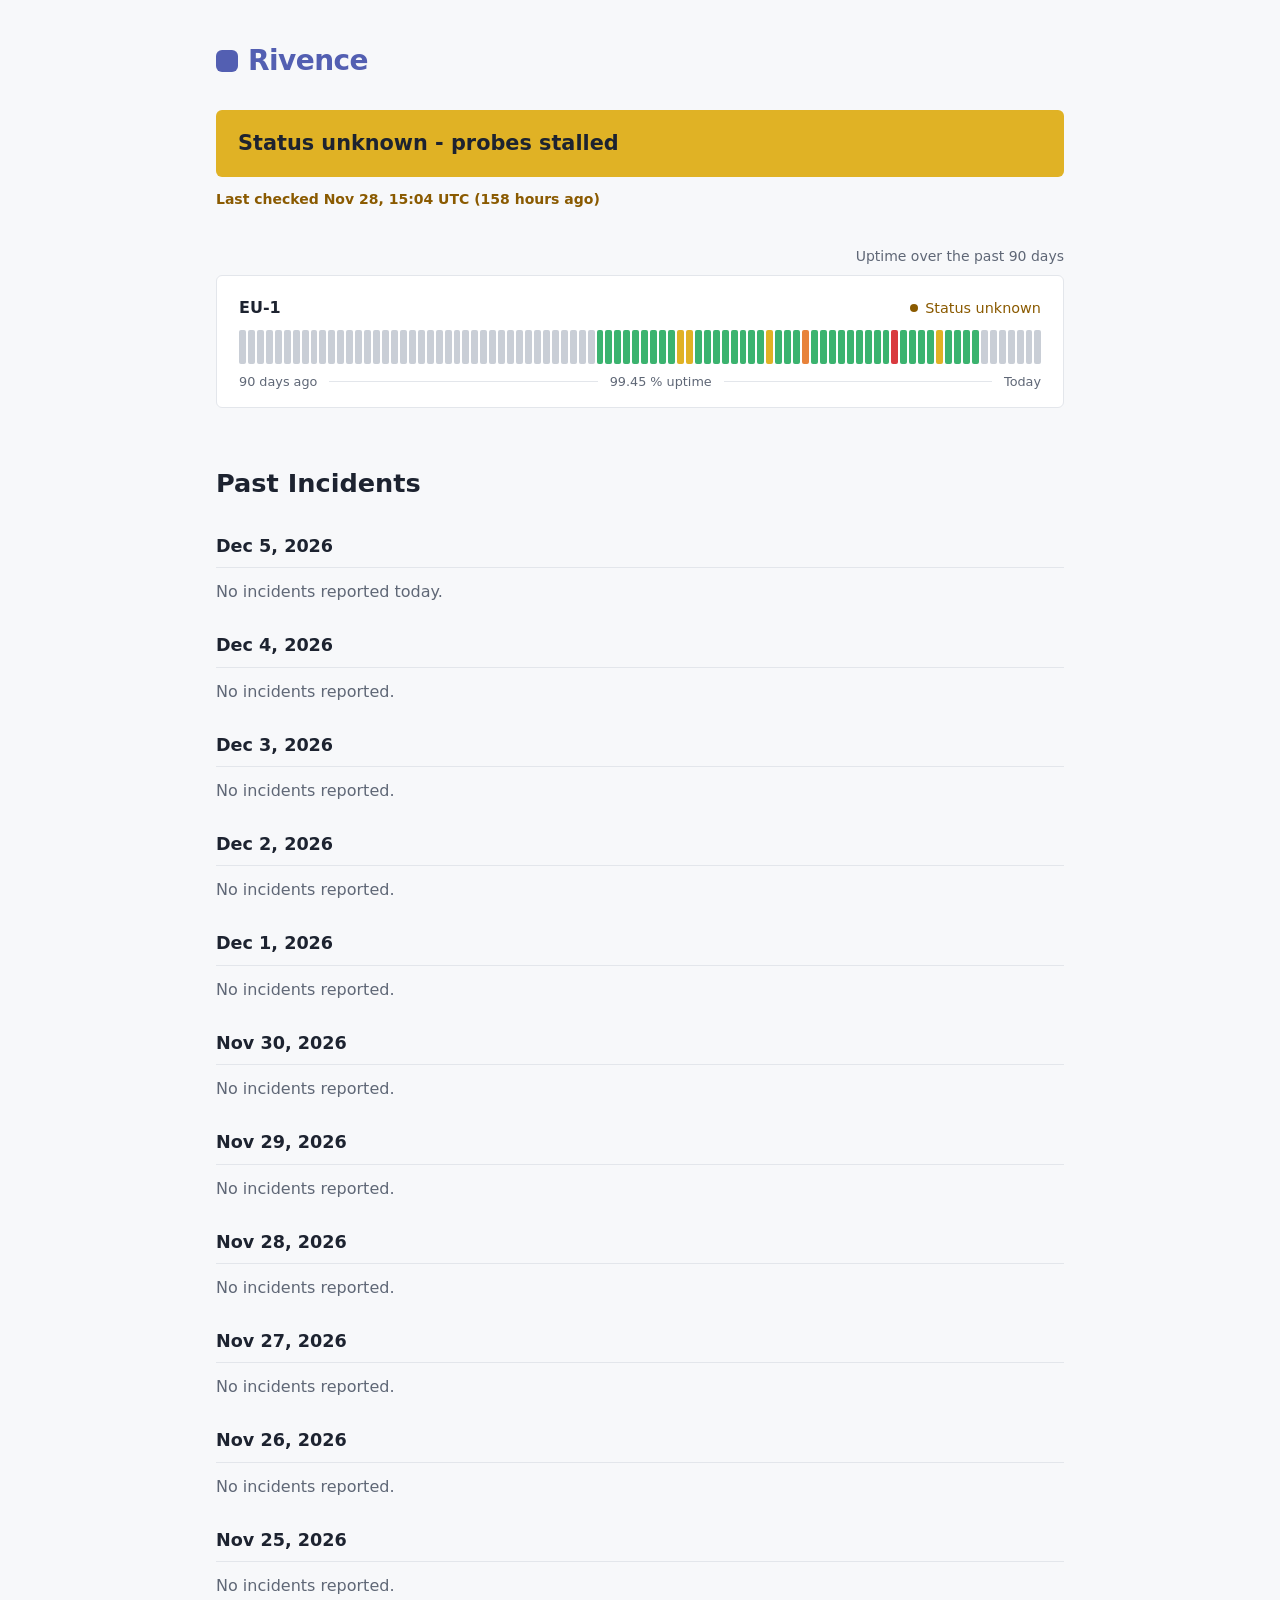
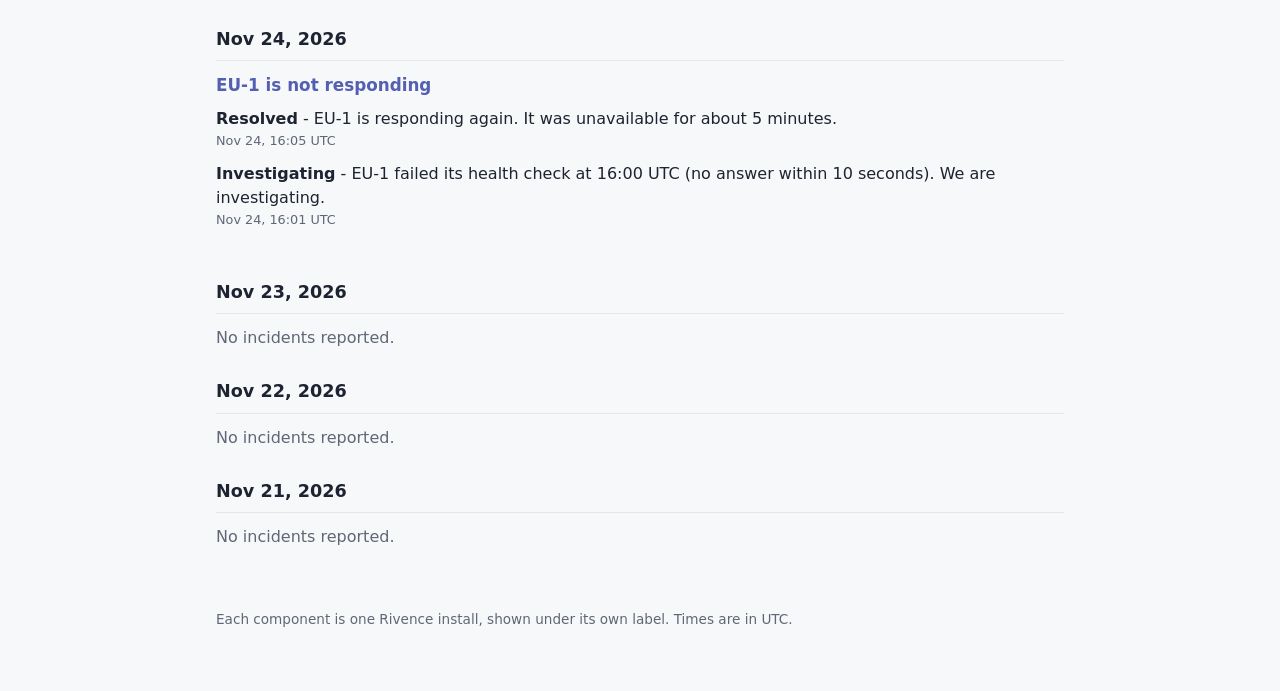
<file: index.html>
<!doctype html>
<html lang="en">
  <head>
    <meta charset="utf-8" />
    <meta name="viewport" content="width=device-width, initial-scale=1" />
    <meta
      http-equiv="Content-Security-Policy"
      content="default-src 'none'; script-src 'self'; style-src 'self'; img-src 'self'; connect-src 'self'; base-uri 'none'; form-action 'none'"
    />
    <meta name="color-scheme" content="light dark" />
    <title>Rivence Status</title>
    <meta
      name="description"
      content="Current status and incident history of Rivence installs."
    />
    <link rel="icon" href="favicon.svg" type="image/svg+xml" />
    <link rel="stylesheet" href="style.css" />
    <script type="module" src="app.js"></script>
  </head>
  <body>
    <header class="masthead">
      <div class="wrap">
        <p class="brand">
          <span class="brand-mark" aria-hidden="true"></span>Rivence
        </p>
      </div>
    </header>
    <main class="wrap" id="main">
      <h1 class="visually-hidden">Rivence status</h1>
      <section class="banner" id="banner" data-level="none" aria-live="polite">
        <p id="banner-text">Loading status…</p>
      </section>
      <p class="last-checked" id="last-checked" data-stalled="false"></p>

      <section aria-labelledby="uptime-heading">
        <div class="section-head">
          <h2 id="uptime-heading" class="small-heading">
            Uptime over the past <span class="range-90">90</span
            ><span class="range-60">60</span
            ><span class="range-30">30</span> days
          </h2>
        </div>
        <div class="card" id="components"></div>
      </section>

      <section aria-labelledby="incidents-heading" class="incidents">
        <h2 id="incidents-heading">Past Incidents</h2>
        <div id="incident-days"></div>
      </section>
      <noscript
        ><p class="notice">
          This page needs JavaScript to show the current status.
        </p></noscript
      >
    </main>
    <footer class="wrap footer">
      <p>
        Each component is one Rivence install, shown under its own label. Times
        are in UTC.
      </p>
    </footer>
    <div class="tooltip" id="tooltip" role="tooltip" hidden></div>
  </body>
</html>
</file>
<file: style.css>
:root {
  --bg: #f7f8fa;
  --surface: #ffffff;
  --text: #1d2330;
  --muted: #5f6776;
  --border: #e3e6eb;
  --ok: #1f8b4c;
  --ok-bar: #3bb36f;
  --minor: #e0b225;
  --partial: #e8823a;
  --major: #d93a3f;
  --none: #c9ced6;
  --banner-text: #ffffff;
  --tooltip-bg: #1d2330;
  --tooltip-text: #ffffff;
  --primary: hsl(232 38% 51%);
  --ok-text: #1a7f45;
  --major-text: #c62f35;
  --warn-text: #8a5a00;
  color-scheme: light;
}

@media (prefers-color-scheme: dark) {
  :root {
    --bg: #0e1116;
    --surface: #161b22;
    --text: #e6e9ee;
    --muted: #9aa3b0;
    --border: #2a313b;
    --ok: #238a4f;
    --ok-bar: #3fb873;
    --minor: #d9ab22;
    --partial: #e07f3a;
    --major: #d6474c;
    --none: #3a424e;
    --tooltip-bg: #f0f2f5;
    --tooltip-text: #10141a;
    --primary: hsl(230 62% 71%);
    --ok-text: #3fb873;
    --major-text: #f06a6e;
    --warn-text: #e0b225;
    color-scheme: dark;
  }
}

* {
  box-sizing: border-box;
}

html {
  -webkit-text-size-adjust: 100%;
}

body {
  margin: 0;
  background: var(--bg);
  color: var(--text);
  font-family:
    system-ui,
    -apple-system,
    "Segoe UI",
    Roboto,
    "Helvetica Neue",
    Arial,
    sans-serif;
  font-size: 16px;
  line-height: 1.5;
}

.wrap {
  max-width: 880px;
  margin: 0 auto;
  padding: 0 16px;
}

.visually-hidden {
  position: absolute;
  width: 1px;
  height: 1px;
  overflow: hidden;
  clip: rect(0 0 0 0);
  white-space: nowrap;
}

.masthead {
  padding: 40px 0 28px;
}

.brand {
  display: flex;
  align-items: center;
  gap: 10px;
  margin: 0;
  font-size: 1.75rem;
  font-weight: 700;
  letter-spacing: -0.02em;
  color: var(--primary);
}

.brand-mark {
  width: 22px;
  height: 22px;
  border-radius: 6px;
  background: var(--primary);
}

a {
  color: var(--primary);
}

:focus-visible {
  outline: 2px solid var(--primary);
  outline-offset: 2px;
}

.banner {
  margin: 0 0 40px;
  padding: 18px 22px;
  border-radius: 6px;
  background: var(--none);
  color: var(--banner-text);
  font-size: 1.3rem;
  font-weight: 600;
}

.banner p {
  margin: 0;
}

.banner[data-level="ok"] {
  background: var(--ok);
}
.banner[data-level="partial"] {
  background: #b85a12;
}
.banner[data-level="major"] {
  background: var(--major);
}
.banner[data-level="none"] {
  color: var(--text);
}
.banner[data-level="stalled"] {
  background: var(--minor);
  color: #1d2330;
}

.last-checked {
  margin: -28px 0 36px;
  font-size: 0.875rem;
  color: var(--muted);
}
.last-checked[data-stalled="true"] {
  color: var(--warn-text);
  font-weight: 600;
}

.section-head {
  display: flex;
  justify-content: flex-end;
  margin-bottom: 8px;
}

.small-heading {
  margin: 0;
  font-size: 0.875rem;
  font-weight: 400;
  color: var(--muted);
}

.card {
  background: var(--surface);
  border: 1px solid var(--border);
  border-radius: 6px;
}

.component {
  padding: 20px 22px 16px;
}

.component + .component {
  border-top: 1px solid var(--border);
}

.component-head {
  display: flex;
  justify-content: space-between;
  align-items: baseline;
  gap: 12px;
  margin-bottom: 10px;
}

.component-name {
  margin: 0;
  font-size: 1rem;
  font-weight: 600;
}

.component-status {
  font-size: 0.9rem;
  font-weight: 500;
  color: var(--ok-text);
}

.component-status[data-status="down"] {
  color: var(--major-text);
}

.component-status[data-status="unknown"] {
  color: var(--warn-text);
}

.component-status::before {
  content: "";
  display: inline-block;
  width: 8px;
  height: 8px;
  margin-right: 7px;
  border-radius: 50%;
  background: currentColor;
  vertical-align: 1px;
}

.bars {
  display: flex;
  gap: 2px;
  height: 34px;
  margin: 0;
  padding: 0;
  list-style: none;
}

.bar {
  flex: 1 1 0;
  min-width: 0;
  border-radius: 2px;
  background: var(--none);
  cursor: pointer;
  transition: opacity 0.1s;
}

.bar:hover {
  opacity: 0.7;
}

.bar[data-level="ok"] {
  background: var(--ok-bar);
}
.bar[data-level="minor"] {
  background: var(--minor);
}
.bar[data-level="partial"] {
  background: var(--partial);
}
.bar[data-level="major"] {
  background: var(--major);
}

.component-foot {
  display: flex;
  align-items: center;
  gap: 12px;
  margin-top: 8px;
  font-size: 0.8rem;
  color: var(--muted);
}

.component-foot .rule {
  flex: 1;
  height: 1px;
  background: var(--border);
}

.incidents {
  margin-top: 56px;
}

.incidents h2 {
  margin: 0 0 8px;
  font-size: 1.6rem;
  font-weight: 600;
}

.incident-day {
  padding: 22px 0 6px;
}

.incident-day h3 {
  margin: 0 0 12px;
  padding-bottom: 8px;
  border-bottom: 1px solid var(--border);
  font-size: 1.1rem;
  font-weight: 600;
}

.incident-day .empty {
  margin: 0;
  color: var(--muted);
}

.incident {
  margin-bottom: 22px;
}

.incident h4 {
  margin: 0 0 8px;
  font-size: 1.05rem;
  font-weight: 600;
  color: var(--primary);
}

.update {
  margin: 0 0 12px;
}

.update p {
  margin: 0;
  overflow-wrap: anywhere;
}

.update .when {
  display: block;
  font-size: 0.8rem;
  color: var(--muted);
}

.footer {
  padding-top: 40px;
  padding-bottom: 48px;
  font-size: 0.85rem;
  color: var(--muted);
}

.notice {
  color: var(--muted);
}

.tooltip {
  position: absolute;
  z-index: 10;
  max-width: 260px;
  padding: 10px 12px;
  border-radius: 6px;
  background: var(--tooltip-bg);
  color: var(--tooltip-text);
  font-size: 0.85rem;
  line-height: 1.4;
  box-shadow: 0 6px 20px rgb(0 0 0 / 0.25);
  pointer-events: none;
}

.tooltip strong {
  display: block;
}

.tooltip ul {
  margin: 6px 0 0;
  padding-left: 16px;
}

/* The bar strip shows 90 days on a wide screen, 60 on a tablet and 30 on a phone. */
.range-60,
.range-30 {
  display: none;
}

@media (max-width: 760px) {
  .bar:nth-child(-n + 30) {
    display: none;
  }
  .range-90,
  .range-30 {
    display: none;
  }
  .range-60 {
    display: inline;
  }
}

@media (max-width: 520px) {
  .masthead {
    padding: 28px 0 20px;
  }
  .banner {
    font-size: 1.1rem;
    padding: 16px 18px;
  }
  .component {
    padding: 16px 16px 12px;
  }
  .bar:nth-child(-n + 60) {
    display: none;
  }
  .bars {
    gap: 3px;
  }
  .range-90,
  .range-60 {
    display: none;
  }
  .range-30 {
    display: inline;
  }
}

@media (prefers-reduced-motion: reduce) {
  .bar {
    transition: none;
  }
}
</file>
